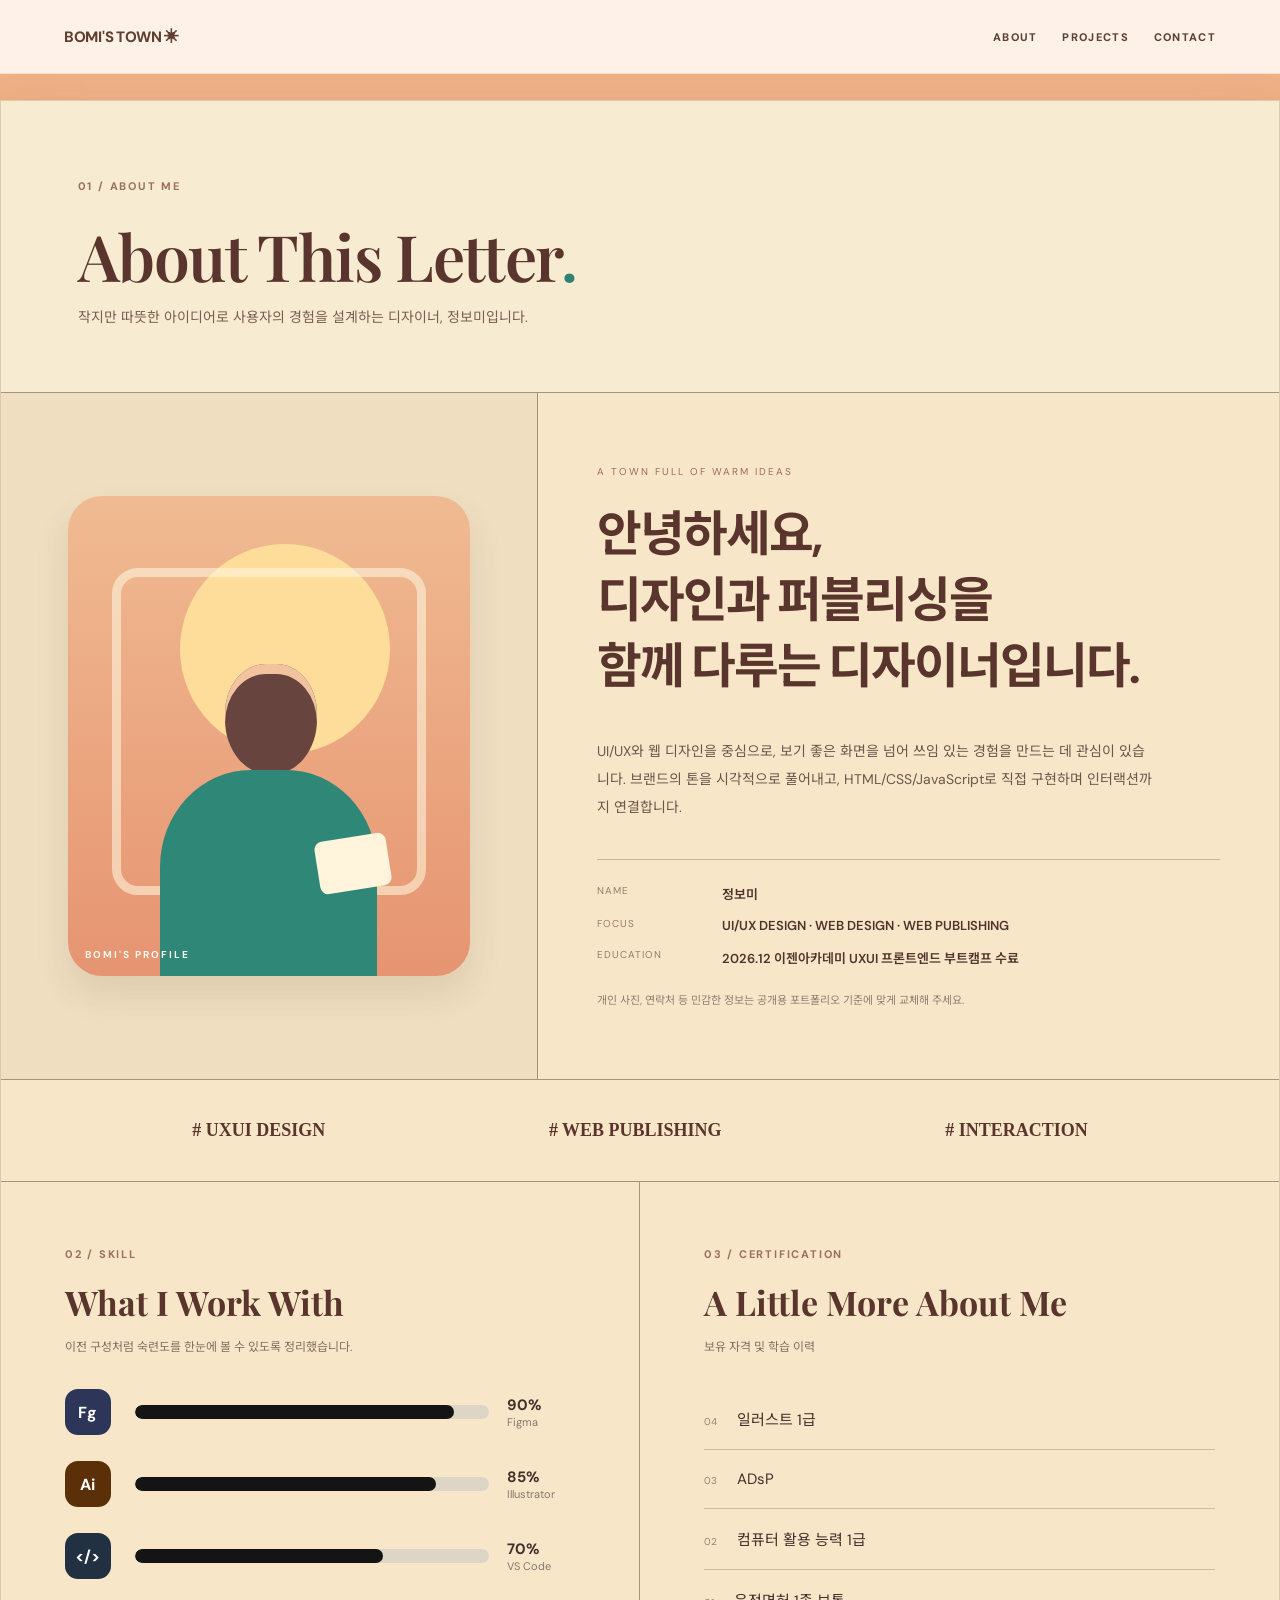
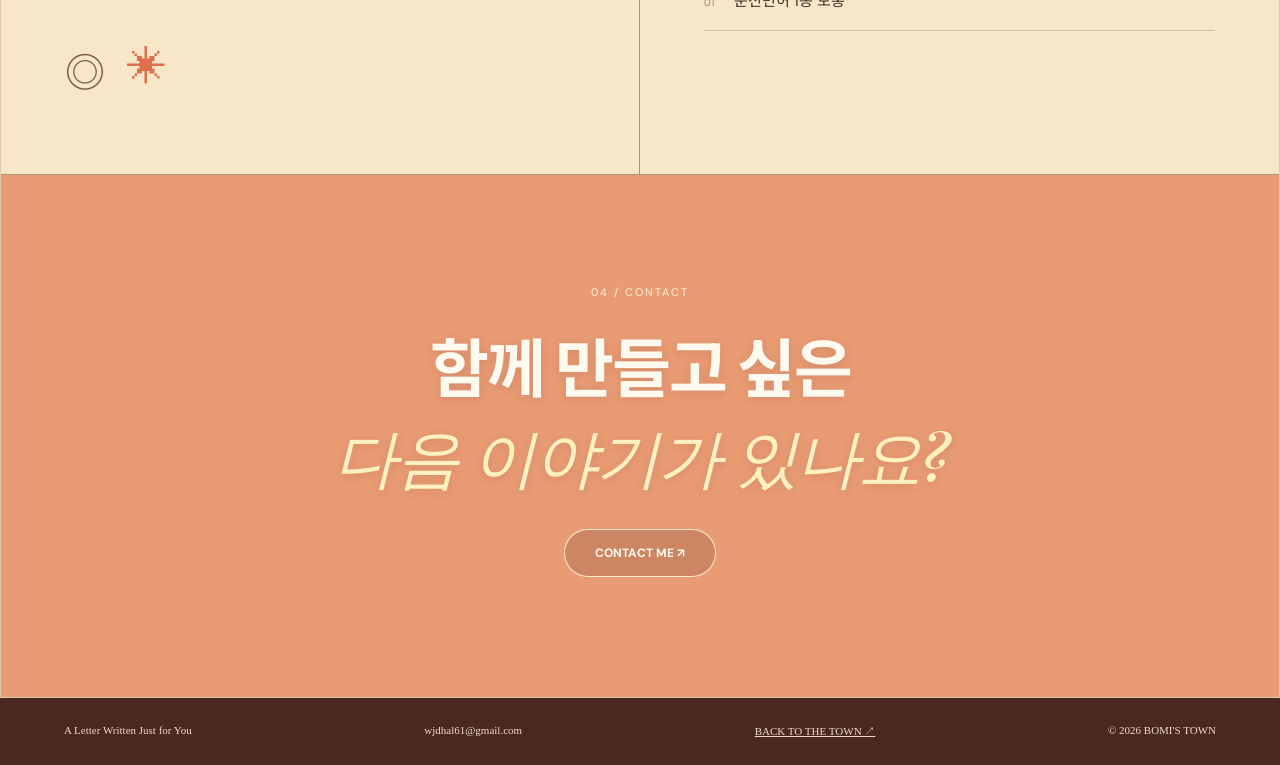
<file: about.html>
<!doctype html>
<html lang="ko">

<head>
    <meta charset="utf-8">
    <meta name="viewport" content="width=device-width,initial-scale=1">
    <title>About — BOMI'S TOWN</title>
    <link rel="preconnect" href="https://fonts.googleapis.com">
    <link
        href="https://fonts.googleapis.com/css2?family=DM+Sans:wght@400;500;600;700;800&family=Noto+Sans+KR:wght@400;500;600;700&family=Playfair+Display:wght@500;600&family=Jua&display=swap"
        rel="stylesheet">
    <link rel="stylesheet" href="style.css">
</head>

<body class="about-body town-warm">
    <header class="topbar warm"><a class="logo" href="index.html">BOMI'S TOWN ✳</a>
        <nav><a href="about.html">ABOUT</a><a href="index.html?view=works">PROJECTS</a><a
                href="#letter-contact">CONTACT</a></nav>
    </header>
    <main class="letter-shell">
        <section class="letter-heading">
            <div class="letter-num">01 / ABOUT ME</div>
            <h1>About This Letter<span>.</span></h1>
            <p>작지만 따뜻한 아이디어로 사용자의 경험을 설계하는 디자이너, 정보미입니다.</p>
        </section>
        <section class="letter-profile">
            <div class="portrait-placeholder">
                <div class="portrait-art">
                    <div class="portrait-sun"></div>
                    <div class="portrait-window"></div>
                    <div class="portrait-head"></div>
                    <div class="portrait-body"></div>
                    <div class="portrait-book"></div><span>BOMI'S PROFILE</span>
                </div>
            </div>
            <div class="letter-intro"><span class="letter-mini">A TOWN FULL OF WARM IDEAS</span>
                <h2>안녕하세요,<br>디자인과 퍼블리싱을<br>함께 다루는 디자이너입니다.</h2>
                <p>UI/UX와 웹 디자인을 중심으로, 보기 좋은 화면을 넘어 쓰임 있는 경험을 만드는 데 관심이 있습니다. 브랜드의 톤을 시각적으로 풀어내고, HTML/CSS/JavaScript로
                    직접 구현하며 인터랙션까지 연결합니다.</p>
                <div class="letter-details">
                    <div><span>NAME</span><strong>정보미</strong></div>
                    <div><span>FOCUS</span><strong>UI/UX DESIGN · WEB DESIGN · WEB PUBLISHING</strong></div>
                    <div><span>EDUCATION</span><strong>2026.12 이젠아카데미 UXUI 프론트엔드 부트캠프 수료</strong></div>
                </div><small>개인 사진, 연락처 등 민감한 정보는 공개용 포트폴리오 기준에 맞게 교체해 주세요.</small>
            </div>
        </section>
        <div class="letter-tags"><span># UXUI DESIGN</span><span># WEB PUBLISHING</span><span># INTERACTION</span></div>
        <section class="letter-lower">
            <div class="letter-skills">
                <div class="section-small">02 / SKILL</div>
                <h2>What I Work With</h2>
                <p class="letter-desc">이전 구성처럼 숙련도를 한눈에 볼 수 있도록 정리했습니다.</p>
                <div class="skill-row">
                    <div class="skill-icon figma">Fg</div>
                    <div class="skill-meter">
                        <div class="skill-fill" style="width:90%"></div>
                    </div>
                    <div class="skill-meta"><strong>90%</strong><span>Figma</span></div>
                </div>
                <div class="skill-row">
                    <div class="skill-icon ai">Ai</div>
                    <div class="skill-meter">
                        <div class="skill-fill" style="width:85%"></div>
                    </div>
                    <div class="skill-meta"><strong>85%</strong><span>Illustrator</span></div>
                </div>
                <div class="skill-row">
                    <div class="skill-icon code">&lt;/&gt;</div>
                    <div class="skill-meter">
                        <div class="skill-fill" style="width:70%"></div>
                    </div>
                    <div class="skill-meta"><strong>70%</strong><span>VS Code</span></div>
                </div>
                <div class="skill-mini-icons"><span>◎</span><span>✳</span></div>
            </div>
            <div class="letter-certs">
                <div class="section-small">03 / CERTIFICATION</div>
                <h2>A Little More About Me</h2>
                <p class="letter-desc">보유 자격 및 학습 이력</p>
                <div class="cert-line"><span>04</span>일러스트 1급</div>
                <div class="cert-line"><span>03</span>ADsP</div>
                <div class="cert-line"><span>02</span>컴퓨터 활용 능력 1급</div>
                <div class="cert-line"><span>01</span>운전면허 1종 보통</div>
            </div>
        </section>
        <section class="letter-outro"><span>04 / CONTACT</span>
            <h2>함께 만들고 싶은<br><em>다음 이야기가 있나요?</em></h2><a href="mailto:hello@bomidesign.kr">CONTACT ME ↗</a>
        </section>
    </main>
    <footer id="letter-contact" class="letter-footer"><span>A Letter Written Just for
            You</span><span>wjdhal61@gmail.com</span><a href="index.html">BACK TO THE TOWN ↗</a><span>© 2026 BOMI'S
            TOWN</span></footer>
</body>

</html>
</file>
<file: style.css>
*{box-sizing:border-box}html{scroll-behavior:smooth}body{margin:0;background:#fff;color:#171717;font-family:"DM Sans","Noto Sans KR",sans-serif}a{color:inherit;text-decoration:none}button{font:inherit;cursor:pointer}.topbar{height:74px;position:sticky;top:0;z-index:20;background:#fff7efeb;backdrop-filter:blur(20px);border-bottom:1px solid rgba(124,85,68,.12);display:flex;align-items:center;justify-content:space-between;padding:0 5vw}.logo{font-size:15px;font-weight:800;letter-spacing:-.3px}.topbar nav{display:flex;gap:25px;font-size:11px;font-weight:800;letter-spacing:1.3px}.topbar a:hover,.pagefooter a:hover{opacity:.55}.section{padding:100px max(6vw,calc((100vw - 1300px)/2));}.project-hero{min-height:480px;display:grid;grid-template-columns:1fr 1fr;gap:48px;align-items:center;background:#f6f5f2}.eyebrow,.section-id{font-size:11px;letter-spacing:1.9px;text-transform:uppercase;font-weight:800}.project-hero h1{font-size:clamp(65px,8vw,130px);letter-spacing:-.075em;line-height:.95;margin:25px 0}.lead{font-size:18px;line-height:1.85;word-break:keep-all;max-width:590px}.meta{display:grid;grid-template-columns:1fr 1fr;gap:24px;margin-top:40px}.meta div{padding-top:12px;border-top:1px solid #aaa}.meta span{display:block;font-size:10px;color:#777;margin-bottom:8px}.meta strong{font-size:12px}.hero-preview{aspect-ratio:1.3;background:#ddd;overflow:hidden;box-shadow:25px 30px 0 #e9e7e2}.hero-preview img{width:100%;height:100%;object-fit:cover;object-position:top}.section-head{font-size:11px;letter-spacing:1px;font-weight:800;margin-bottom:40px}.overview{background:#ececec;display:grid;grid-template-columns:1fr 1fr;gap:55px;align-items:center}.overview h2,.section h2{font-size:clamp(33px,4vw,62px);line-height:1.14;letter-spacing:-.045em;margin:16px 0 22px}.section p{font-size:15px;line-height:1.95;word-break:keep-all}.overview .visual{background:#ddd;min-height:300px;overflow:hidden;max-height:580px}.overview .visual img{width:100%;display:block}.keywords{background:#141414;color:#fff}.keyword-grid,.problem-grid{display:grid;grid-template-columns:repeat(3,1fr);gap:28px;margin-top:70px}.keyword-grid h3{font-size:clamp(23px,3vw,38px);letter-spacing:-1.2px}.keyword-grid p{max-width:320px;font-size:13px;color:#aaa}.problem-grid article{padding-top:20px;border-top:1px solid #d6d6d6}.problem-grid small{font-size:10px;color:#888}.problem-grid h3{font-size:22px;letter-spacing:-.6px}.problem-grid p{font-size:13px;color:#555}.solution{border-top:1px solid #ddd;margin-top:45px;padding-top:25px}.solution strong{font-size:12px;letter-spacing:1px}.solution h4{font-size:17px;margin:14px 0}.styleguide{background:#f8f8f8}.style-layout{display:grid;grid-template-columns:1fr 1fr;gap:40px;align-items:end;margin-top:45px}.type-sample{font-size:clamp(38px,6vw,82px);font-weight:700;letter-spacing:-3px}.swatches{display:flex;gap:12px}.swatch{flex:1;min-width:0}.swatch span{height:120px;display:block;border:1px solid #ccc}.swatch small{display:block;font-size:10px;margin-top:9px}.main-showcase{display:grid;grid-template-columns:1fr 1.2fr;align-items:start;gap:45px}.main-showcase .sticky{position:sticky;top:110px}.browser{border:1px solid #ddd;box-shadow:0 20px 60px #0000000e;background:#fff;overflow:hidden}.browserbar{height:35px;background:#f1f1f1;display:flex;align-items:center;gap:6px;padding:0 15px}.browserbar i{height:8px;width:8px;background:#ccc;border-radius:50%}.browserbar span{font-size:10px;color:#888;margin:auto}.browser img{width:100%;height:auto;display:block}.large-note{font-size:clamp(34px,4.7vw,75px);font-weight:800;line-height:1.12;letter-spacing:-.045em;margin:22px 0}.screens{background:#f5f5f5}.screens-intro{max-width:720px}.screens-grid{display:grid;grid-template-columns:repeat(3,minmax(0,1fr));gap:20px;align-items:start;margin-top:55px}.screen-card{background:#fff;border:1px solid #e5e5e5;padding:12px}.screen-card img{width:100%;display:block}.screen-card:nth-child(2){margin-top:70px}.screen-card:nth-child(3){margin-top:120px}.screen-card p{font-size:11px;margin:10px 0 0}.responsive{background:#151515;color:white}.responsive-grid{display:grid;grid-template-columns:1.4fr .5fr;gap:30px;align-items:center}.device{background:#292929;padding:18px;border-radius:9px;max-height:470px;overflow:hidden}.device img{width:100%;display:block}.device.mobile{border-radius:30px;padding:11px;border:6px solid #aaa;max-width:230px;max-height:390px;margin:auto}.device.mobile img{width:100%}.next{min-height:220px;display:flex;align-items:center;justify-content:space-between;gap:20px}.next a{font-size:clamp(24px,4vw,52px);font-weight:700;letter-spacing:-1.8px}.pagefooter{background:#141414;color:white;padding:23px 6vw;display:flex;justify-content:space-between;font-size:10px;letter-spacing:1px}.note{padding:15px 20px;background:#fff5df;border-left:4px solid #e7a15a;font-size:12px!important;color:#66503b;margin-top:25px}.project-hero.apple{background:#17171b;color:#fff}.project-hero.haevichi{background:#e7f0f4}.project-hero.heyday{background:#f1f1f1}@media(max-width:800px){.topbar{padding:0 20px}.topbar nav{gap:12px;font-size:9px}.section{padding:70px 24px}.project-hero,.overview,.main-showcase,.style-layout,.responsive-grid{grid-template-columns:1fr}.hero-preview{box-shadow:12px 12px 0 #ddd}.keyword-grid,.problem-grid{grid-template-columns:1fr;gap:16px;margin-top:35px}.main-showcase .sticky{position:static}.screens-grid{grid-template-columns:1fr 1fr}.screen-card:nth-child(3){margin-top:0}.meta{margin-top:20px}.next{min-height:160px}.pagefooter span{display:none}}
@media(prefers-reduced-motion:reduce){html{scroll-behavior:auto}}

/* V3 — brand-specific editorial cases */
body.case-heyday{--case-accent:#161616;--case-bg:#f7f7f5}body.case-haevichi{--case-accent:#13649c;--case-bg:#edf6fa}body.case-apple{--case-accent:#a5a4ff;--case-bg:#111113}
.case-heyday .project-hero{background:#efefed}.case-heyday .project-hero h1{font-size:clamp(60px,8vw,128px);letter-spacing:-.09em}.case-heyday .overview{background:#e4e4e4}.case-heyday .keywords{background:#0e0e0e}.case-heyday .styleguide{background:#fafafa}.case-heyday .screens{background:#f3f3f3}.case-heyday .main-showcase .large-note{font-weight:900;text-transform:uppercase}.case-heyday .browser{border-radius:0;box-shadow:0 28px 50px #00000012}
.case-haevichi{font-family:'DM Sans','Noto Sans KR',sans-serif}.case-haevichi .project-hero{background:#eaf3f7}.case-haevichi .project-hero h1,.case-haevichi .section h2,.case-haevichi .large-note,.case-haevichi .keyword-grid h3{font-family:Georgia,'Times New Roman',serif;font-weight:400;letter-spacing:-.045em}.case-haevichi .project-hero h1{color:#135485}.case-haevichi .keywords{background:#153f5b}.case-haevichi .overview{background:#e9f2f6}.case-haevichi .styleguide{background:#f6f9fb}.case-haevichi .swatch{border-color:#c2dce8}.case-haevichi .screens{background:#ebf4f9}.case-haevichi .responsive{background:#153b55}.case-haevichi .hero-preview{box-shadow:23px 23px 0 #cee5f0}.case-haevichi .section-head{color:#237cac}.case-haevichi .keywords .section-head,.case-haevichi .responsive .section-head{color:#b7deef}
.case-apple{background:#0b0b0c;color:#f1f1f1}.case-apple .topbar{background:#131315ed;border-color:#29292b;color:#eee}.case-apple .project-hero{background:#111114}.case-apple .project-hero h1{font-size:clamp(64px,9vw,145px);letter-spacing:-.08em}.case-apple .hero-preview{box-shadow:20px 20px 0 #27272c}.case-apple .overview{background:#19191c}.case-apple .keywords{background:#080809}.case-apple .section:not(.project-hero) h2{color:white}.case-apple .problem-grid article{border-color:#3a3a40}.case-apple .problem-grid p,.case-apple .styleguide p{color:#b6b6c0}.case-apple .problem-grid small{color:#aaa}.case-apple .solution{border-color:#36363e}.case-apple .styleguide,.case-apple .screens{background:#141416}.case-apple .main-showcase{background:#09090b}.case-apple .responsive{background:#070708}.case-apple .screen-card{background:#202024;border-color:#36363a}.case-apple .browser{background:#18181c;border-color:#303036}.case-apple .browserbar{background:#242429}.case-apple .next{background:#18181b}.case-apple .note{background:#272321;border-color:#9f8068;color:#ddd!important}
.brand-interlude{min-height:540px;display:grid;grid-template-columns:1fr 1fr;align-items:stretch}.brand-interlude small{font-size:11px;letter-spacing:2px;font-weight:700}.brand-interlude h2{font-size:clamp(55px,7vw,118px);line-height:.99;letter-spacing:-.07em;margin:50px 0 28px}.brand-interlude p{max-width:470px;line-height:1.9;font-size:15px}.brand-interlude .feature-copy,.brand-interlude .resort-copy,.brand-interlude .cinema-copy{padding:clamp(44px,7vw,110px);display:flex;flex-direction:column;justify-content:center}.brand-interlude span{font-size:11px;letter-spacing:1.5px;margin-top:28px}.heyday-feature{background:#e7e5de;color:#111}.heyday-feature h2 em{font-weight:400}.feature-visual{background:#dcd9ce;min-height:480px;display:grid;place-items:center;overflow:hidden}.furniture-abstract{position:relative;width:72%;height:68%;background:#eeece4;box-shadow:22px 30px 0 #bbb9ad}.furniture-panel{position:absolute;bottom:22%;left:10%;width:80%;height:26%;background:#d2c0a8;border-radius:70px 70px 14px 14px}.furniture-seat{position:absolute;bottom:16%;left:9%;width:82%;height:14%;background:#b8a48a;border-radius:28px}.furniture-leg{position:absolute;bottom:5%;left:15%;width:5%;height:12%;background:#6b5240;box-shadow:210px 0 #6b5240}.furniture-vase{position:absolute;bottom:32%;right:14%;width:10%;height:18%;background:#b99a75;border-radius:30% 30% 47% 47%}.haevichi-feature{grid-template-columns:1.08fr .92fr;background:#d7ebf3;color:#143d59}.resort-image{min-height:580px;overflow:hidden}.resort-image img{width:100%;height:100%;max-height:760px;object-fit:cover;object-position:top}.haevichi-feature h2{font-family:Georgia,serif;font-weight:400;letter-spacing:-.045em}.haevichi-feature h2 em{font-weight:400}.haevichi-feature .resort-copy>span{color:#13649c}.apple-feature{background:#111114;color:white}.apple-feature h2{font-size:clamp(58px,8vw,130px);letter-spacing:-.07em}.mode-strip{display:inline-flex;gap:0;margin-top:30px;align-self:flex-start;border:1px solid #4b4b55;border-radius:40px;overflow:hidden}.mode-strip span{margin:0;font-size:12px;letter-spacing:.3px;padding:15px 25px}.mode-strip span:first-child{background:white;color:#111}.cinema-visual{overflow:hidden;position:relative;max-height:700px}.cinema-visual img{width:100%;display:block;object-fit:cover;object-position:top;filter:drop-shadow(0 12px 50px #000)}
/* About: editorial letter layout - warm town edition */
.about-body{background:linear-gradient(180deg,#efb187 0%,#e89470 100%);color:#5f3f34;font-family:'DM Sans','Noto Sans KR',sans-serif}
.letter-shell{max-width:1300px;margin:26px auto 0;background:#f7e7c8;border:1px solid rgba(111,66,52,.18);box-shadow:0 22px 54px rgba(96,61,50,.12)}
.letter-heading{padding:78px 6% 52px;background:#f7ebd2}.letter-num,.section-small{font-size:11px;letter-spacing:1.8px;color:#9a705f;font-weight:700}.letter-heading h1{font:600 clamp(42px,5vw,72px)/1.1 'Playfair Display',Georgia,serif;letter-spacing:-1.4px;margin:28px 0 15px;color:#5a352d}.letter-heading h1 span{color:#2e8272}.letter-heading p{font-size:14px;color:#7c5d52}
.letter-profile{display:grid;grid-template-columns:42% 58%;min-height:510px;border-top:1px solid rgba(106,98,83,.6);border-bottom:1px solid rgba(106,98,83,.6)}
.portrait-placeholder{background:#efdec0;min-height:500px;border-right:1px solid rgba(106,98,83,.6);display:grid;place-items:center}.portrait-art{width:75%;height:70%;background:linear-gradient(180deg,#f0bb92,#e69471);overflow:hidden;position:relative;border-radius:34px;box-shadow:0 18px 34px rgba(109,70,55,.12)}.portrait-sun{position:absolute;width:210px;height:210px;border-radius:50%;background:#ffe09b;top:10%;left:28%;opacity:.95}.portrait-window{position:absolute;left:11%;top:15%;width:78%;height:68%;border:9px solid rgba(255,247,223,.58);border-radius:26px}.portrait-head{position:absolute;top:35%;left:39%;width:23%;height:23%;background:#67443d;border-radius:46% 46% 52% 52%;box-shadow:0 10px 0 #f1c39f inset}.portrait-body{position:absolute;top:57%;left:23%;width:54%;height:48%;border-radius:42% 42% 0 0;background:#2f8777}.portrait-book{position:absolute;right:20%;bottom:18%;width:18%;height:11%;background:#fff5dc;border-radius:8px;transform:rotate(-9deg)}.portrait-art>span{position:absolute;bottom:15px;left:17px;font-size:10px;font-weight:700;color:#fffaf0;letter-spacing:2px}
.letter-intro{padding:72px 8%;display:flex;flex-direction:column;justify-content:center}.letter-mini{font-size:10px;letter-spacing:2px;color:#a26a57}.letter-intro h2{font-size:clamp(30px,3.8vw,54px);letter-spacing:-2px;font-weight:700;line-height:1.35;margin:24px 0;color:#5a352d}.letter-intro>p{font-size:14px;line-height:2;max-width:560px;color:#6f554b}.letter-details{border-top:1px solid #ccb49f;margin:24px 0;display:grid;gap:14px;padding-top:24px}.letter-details>div{display:grid;grid-template-columns:110px 1fr;gap:15px}.letter-details span{font-size:10px;color:#9a7a69;letter-spacing:1px}.letter-details strong{font-weight:600;font-size:13px;color:#50332b}.letter-intro small{font-size:11px;color:#8f7e72}
.letter-tags{padding:40px 7%;display:flex;justify-content:space-around;gap:20px;flex-wrap:wrap;border-bottom:1px solid rgba(106,98,83,.6);font-family:Georgia,serif;font-size:18px;font-weight:bold;color:#5a352d}
.letter-lower{display:grid;grid-template-columns:1fr 1fr;border-bottom:1px solid rgba(106,98,83,.6)}.letter-skills,.letter-certs{padding:65px 10% 75px}.letter-skills{border-right:1px solid rgba(106,98,83,.6)}.letter-lower h2{font-family:'Playfair Display',Georgia,serif;font-size:34px;margin:18px 0 6px;color:#5a352d}.letter-desc{font-size:12px;color:#866d62;margin-bottom:34px}.skill-row{display:grid;grid-template-columns:52px 1fr auto;align-items:center;gap:18px;margin:0 0 26px}.skill-icon{width:46px;height:46px;border-radius:13px;display:grid;place-items:center;color:#fff;font-size:16px;font-weight:700}.skill-icon.figma{background:#2d3558}.skill-icon.ai{background:#5b2f08}.skill-icon.code{background:#223142}.skill-meter{height:14px;background:#ddd5c5;border-radius:999px;overflow:hidden;position:relative}.skill-fill{height:100%;background:#141414;border-radius:999px}.skill-meta{display:flex;flex-direction:column;align-items:flex-start;min-width:68px}.skill-meta strong{font-size:15px;color:#42302c}.skill-meta span{font-size:11px;color:#82786c}.skill-mini-icons{display:flex;gap:22px;padding-top:36px;font-size:40px;color:#7d5b4c}.skill-mini-icons span:last-child{color:#de6f4c}.cert-line{padding:19px 0;border-bottom:1px solid #cfbea7;font-size:15px;color:#42302c}.cert-line span{font-size:10px;margin-right:20px;color:#9a806e}
.letter-outro{text-align:center;padding:105px 20px 120px;background:#e99b73;color:#fffaf0}.letter-outro>span{font-size:11px;letter-spacing:2px;color:#fff3d8}.letter-outro h2{font-size:clamp(35px,5vw,67px);line-height:1.3;letter-spacing:-2px;margin:28px auto;text-shadow:0 2px 10px rgba(79,50,40,.15)}.letter-outro em{font-family:'Playfair Display',Georgia,serif;font-weight:500;color:#fff0bf}.letter-outro a{display:inline-block;padding:15px 30px;border:1px solid rgba(255,243,213,.9);border-radius:40px;font-size:12px;font-weight:700;background:rgba(105,61,49,.22)}.letter-outro a:hover{background:#fff0c7;color:#8a5346}.letter-footer{background:#4b2722;color:#efddc3;padding:26px max(5%,calc((100vw - 1300px)/2));display:flex;justify-content:space-between;gap:18px;flex-wrap:wrap;font:11px Georgia,serif}.letter-footer a{text-decoration:underline}
@media(max-width:800px){.brand-interlude,.haevichi-feature{grid-template-columns:1fr}.brand-interlude .feature-copy,.brand-interlude .resort-copy,.brand-interlude .cinema-copy{padding:60px 24px}.brand-interlude h2{margin:23px 0}.feature-visual,.resort-image{min-height:340px;max-height:470px}.furniture-abstract{height:260px}.letter-shell{margin-top:0;border-left:0;border-right:0}.letter-heading{padding:34px 24px 42px}.letter-profile,.letter-lower{grid-template-columns:1fr}.portrait-placeholder{min-height:320px;border-right:0;border-bottom:1px solid rgba(106,98,83,.6)}.portrait-art{height:300px;width:260px}.letter-intro{padding:42px 24px}.letter-tags{font-size:12px;padding:28px 15px}.letter-skills,.letter-certs{padding:40px 24px;border-right:0}.letter-skills{border-bottom:1px solid rgba(106,98,83,.6)}.skill-row{grid-template-columns:44px 1fr auto;gap:14px}.skill-icon{width:40px;height:40px;font-size:14px}.skill-meter{height:12px}.letter-outro{padding:85px 20px}.letter-footer{font-size:10px}}

/* V8 case study: clearer, more visual layout */
.hero-actions{display:flex;flex-wrap:wrap;gap:14px 24px;align-items:center}.case-cta.secondary{opacity:.7}.case-cta.secondary:hover{opacity:1}
.case-summary-grid{display:grid;grid-template-columns:repeat(4,minmax(0,1fr));gap:18px;padding:10px max(6vw,calc((100vw - 1380px)/2)) 68px;background:var(--case-bg,#f6f1ea)}
.summary-card{border:1px solid rgba(61,40,31,.12);background:rgba(255,255,255,.58);border-radius:24px;padding:22px 22px 24px;min-height:172px;display:flex;flex-direction:column;gap:12px;box-shadow:0 8px 18px rgba(41,30,25,.04)}
.summary-card small,.overview-box small,.nextstep-grid small{font-size:10px;letter-spacing:1.5px;font-weight:800;color:#8f7465}.summary-card strong{font-size:17px;line-height:1.45;letter-spacing:-.02em}.summary-card p{font-size:12px;line-height:1.7;color:#665951}
.overview-combined{display:grid;grid-template-columns:1.1fr .9fr;gap:32px;align-items:start}.overview-box{border:1px solid rgba(61,40,31,.12);background:rgba(255,255,255,.68);border-radius:22px;padding:22px 22px 24px}.summary-list{display:grid;gap:12px;margin-top:16px}.summary-list>div{display:flex;gap:10px;font-size:14px;font-weight:700;line-height:1.6}.summary-list span{display:block;color:#302722}
.decision-stack{display:grid;grid-template-columns:repeat(3,minmax(0,1fr));gap:16px;margin-top:18px}.decision-stack>div{background:rgba(255,255,255,.62);border:1px solid rgba(61,40,31,.1);border-radius:18px;padding:16px 15px 17px}.decision-stack small{display:block;font-size:10px;letter-spacing:1.4px;font-weight:800;color:#886c5d;margin-bottom:9px}.decision-stack p{font-size:13px;line-height:1.75;color:#4b3c35}
.nextstep-grid{display:grid;grid-template-columns:1fr 1fr;gap:18px;margin-bottom:20px}.nextstep-grid>div{padding:18px 18px 20px;border:1px solid rgba(61,40,31,.12);background:rgba(255,255,255,.58);border-radius:20px}.nextstep-grid strong{font-size:14px;line-height:1.8;font-weight:700;display:block}
.case-haevichi .case-summary-grid{background:#eff6f8}.case-haevichi .summary-card,.case-haevichi .overview-box,.case-haevichi .decision-stack>div,.case-haevichi .nextstep-grid>div{background:rgba(255,255,255,.72);border-color:rgba(20,61,89,.12)}
.case-apple .case-summary-grid{background:#131317}.case-apple .summary-card,.case-apple .overview-box,.case-apple .decision-stack>div,.case-apple .nextstep-grid>div{background:rgba(255,255,255,.05);border-color:rgba(255,255,255,.1)}
.case-apple .summary-card strong,.case-apple .summary-list span,.case-apple .nextstep-grid strong,.case-apple .decision-stack p{color:#f2f2f4}.case-apple .summary-card p{color:#bebec7}.case-apple .summary-card small,.case-apple .overview-box small,.case-apple .nextstep-grid small,.case-apple .decision-stack small{color:#c6bbf0}
@media(max-width:980px){.case-summary-grid{grid-template-columns:repeat(2,minmax(0,1fr))}.overview-combined,.decision-stack,.nextstep-grid{grid-template-columns:1fr}}
@media(max-width:560px){.case-summary-grid{grid-template-columns:1fr;padding-bottom:50px}.hero-actions{flex-direction:column;align-items:flex-start}}

/* V9: follow original supplied 01–07 editorial wireframe; no unbounded cards */
body.case-redesign{--wf-dark:#131313;--wf-paper:#fff;--wf-muted:#ededed;color:#171717;background:#fff}
body.case-haevichi.case-redesign{--wf-dark:#123c56;--wf-paper:#fff;--wf-muted:#e8f2f6}
body.case-apple.case-redesign{--wf-dark:#121215;--wf-paper:#161619;--wf-muted:#202024;color:#f4f4f5;background:#161619}
.wf-wrap{width:min(1240px,calc(100% - 11vw));margin-inline:auto}.wf-label{display:block;font-size:11px;font-weight:800;letter-spacing:1.2px;margin-bottom:37px}.wf-hero,.wf-overview,.wf-problems,.wf-style,.wf-main,.wf-sub{background:var(--wf-paper);color:inherit}.wf-hero{padding:85px 0 88px}.wf-hero-grid{display:grid;grid-template-columns:1.4fr .8fr;gap:8vw;align-items:end}.wf-eyebrow{font-size:10px;letter-spacing:1.5px;font-weight:700;color:#7e7975}.wf-hero h1{font-size:clamp(49px,7vw,100px);letter-spacing:-.07em;margin:18px 0;line-height:1}.wf-short{font-size:15px;max-width:430px;line-height:1.8}.wf-meta{display:grid;gap:10px;font-size:10px;letter-spacing:.3px}.wf-meta>div{display:grid;grid-template-columns:120px 1fr;border-bottom:1px solid #b8b8b8;padding:0 0 10px}.wf-meta strong{font-size:12px;font-weight:700}.wf-meta a{margin-top:9px;font-weight:800;font-size:12px}.wf-overview{background:var(--wf-muted);padding:80px 0}.wf-overview-grid{display:grid;grid-template-columns:.9fr 1fr;gap:8vw;align-items:center}.wf-overview h2{font-size:clamp(23px,3.2vw,42px);letter-spacing:-.04em;line-height:1.2;margin:0 0 22px}.wf-overview p{max-width:445px;font-size:14px;line-height:1.9}.wf-chipline{display:flex;flex-wrap:wrap;gap:7px;margin-top:28px}.wf-chipline span{border:1px solid currentColor;padding:8px 12px;border-radius:100px;font-size:11px}.wf-overview-image{min-width:0}.wf-image-scroller{height:300px;overflow:hidden;background:#d7d7d7;border:1px solid #c6c6c6}.wf-image-scroller img{width:100%;height:auto;display:block}.wf-overview-image>span{font-size:10px;display:block;margin-top:12px;color:#777}.wf-keywords{background:var(--wf-dark);color:white;padding:70px 0 95px}.wf-keyword-grid{display:grid;grid-template-columns:repeat(3,1fr);gap:5vw;margin-top:55px}.wf-keyword-grid article{text-align:center}.wf-keyword-grid strong{font-size:clamp(21px,2.65vw,36px);display:block;margin-bottom:30px}.wf-keyword-grid span{display:block;font-size:13px;line-height:1.8;color:#d1d1d1;max-width:260px;margin:auto}.wf-problems{padding:90px 0 110px}.wf-problem-grid{display:grid;grid-template-columns:repeat(3,1fr);gap:4vw}.wf-problem-num{font-size:10px;color:#888;letter-spacing:1.5px}.wf-problem h3{font-size:clamp(18px,2vw,26px);line-height:1.35;margin:16px 0 15px;letter-spacing:-.04em}.wf-problem p{font-size:13px;line-height:1.75;color:#6a6662;min-height:76px}.wf-arrow{font-size:25px;margin:15px 0}.wf-solution{border-top:1px solid #ddd;padding-top:20px}.wf-solution small{font-size:10px;letter-spacing:1.5px;display:block;margin-bottom:12px}.wf-solution strong{font-size:14px;line-height:1.8;font-weight:700}.wf-style{padding:85px 0 100px}.wf-style-grid{display:grid;grid-template-columns:1fr 1.2fr;gap:7vw;align-items:end}.wf-style h2{font-size:clamp(32px,4vw,58px);letter-spacing:-.05em;margin:0 0 25px}.wf-type-sample{font-size:42px;font-weight:700}.wf-type-sample small{font-size:14px;display:block;margin-top:12px;font-weight:400}.wf-palette{display:grid;grid-template-columns:repeat(3,1fr);gap:16px}.wf-color>div{height:150px;border:1px solid #ccc}.wf-color small{font-size:10px;display:block;margin-top:10px}.wf-main{padding:60px 0 110px}.wf-main-grid{display:grid;grid-template-columns:.8fr 1.25fr;gap:7vw;align-items:start}.wf-main-copy{position:sticky;top:105px}.wf-overline{display:block;font-size:10px;letter-spacing:1.5px;margin-bottom:22px}.wf-main h2{font-size:clamp(36px,5vw,66px);line-height:1.12;letter-spacing:-.06em;margin:0 0 30px}.wf-main p{font-size:14px;line-height:2;max-width:310px}.wf-main a{display:inline-block;border-bottom:1px solid currentColor;padding-bottom:8px;font-size:12px;margin-top:24px}.wf-main-screen{border:1px solid #aaa;box-shadow:0 20px 45px rgba(0,0,0,.09);background:#fff}.wf-browserbar{background:#eee;color:#666;height:39px;display:flex;align-items:center;padding:0 16px;font-size:10px;gap:30px}.wf-browserbar span{margin:auto}.wf-screen-scroll{height:min(770px,75vh);overflow-y:auto;scrollbar-width:thin}.wf-screen-scroll img{width:100%;height:auto;display:block}.wf-sub{padding:80px 0 115px}.wf-sub h2{font-size:clamp(35px,4vw,60px);margin:0 0 16px;letter-spacing:-.05em}.wf-sub-lead{font-size:13px;line-height:1.85;margin-bottom:55px}.wf-sub-grid{display:grid;grid-template-columns:1fr 1.15fr 1fr;gap:18px;align-items:start}.wf-crop{height:320px;overflow:hidden;background:#dedede;position:relative}.wf-crop:nth-child(2){margin-top:85px;height:360px}.wf-crop:nth-child(3){margin-top:20px;height:420px}.wf-crop img{width:100%;height:auto;display:block}.wf-crop span{position:absolute;bottom:0;left:0;right:0;background:rgba(15,15,15,.85);color:white;padding:14px;font-size:10px;letter-spacing:1px}.wf-responsive{background:var(--wf-dark);color:#fff;padding:95px 0 115px}.wf-responsive-grid{display:grid;grid-template-columns:.8fr 1.2fr .44fr;gap:35px;align-items:center}.wf-responsive h2{font-size:clamp(34px,4vw,58px);letter-spacing:-.05em}.wf-responsive p{font-size:13px;line-height:1.9;max-width:330px;color:#d4d4d4}.wf-device{background:#363638;border-radius:5px;padding:12px;overflow:hidden;height:340px}.wf-device img{display:block;width:100%;height:auto}.wf-device.phone{width:100%;height:260px;align-self:end;border:7px solid #b0afb2;border-radius:24px;background:#f2f2f2;color:#555;display:flex;align-items:center;justify-content:center;font-weight:800;text-align:center;font-size:12px;line-height:2}.wf-device.phone small{font-size:10px;color:#777}.wf-bottom{background:var(--wf-paper);padding:50px 0 75px}.wf-bottom .wf-wrap{display:flex;gap:35px;align-items:center;justify-content:space-between}.wf-bottom small{font-size:10px}.wf-bottom p{max-width:390px;line-height:1.6;font-size:11px;color:#888}.wf-bottom a{white-space:nowrap;font-size:19px;font-weight:700}.case-apple .wf-overview-image>span,.case-apple .wf-problem p{color:#bbb}.case-apple .wf-solution{border-color:#555}.case-apple .wf-hero,.case-apple .wf-style,.case-apple .wf-problems,.case-apple .wf-main,.case-apple .wf-sub{color:#f4f4f5}.case-haevichi .wf-hero h1,.case-haevichi .wf-style h2{font-family:Georgia,serif;font-weight:400;color:#195781}
@media(max-width:800px){.wf-wrap{width:calc(100% - 44px)}.wf-hero-grid,.wf-overview-grid,.wf-style-grid,.wf-main-grid{grid-template-columns:1fr}.wf-keyword-grid,.wf-problem-grid{grid-template-columns:1fr;gap:35px}.wf-keyword-grid{margin-top:20px}.wf-problem p{min-height:0}.wf-main-copy{position:static}.wf-responsive-grid{grid-template-columns:1fr 1fr}.wf-responsive-grid>div:first-child{grid-column:span 2}.wf-bottom .wf-wrap{flex-direction:column;align-items:start}.wf-sub-grid{gap:8px}.wf-crop{height:230px}.wf-crop:nth-child(2){height:260px;margin-top:40px}.wf-crop:nth-child(3){height:280px}}
@media(max-width:540px){.wf-meta>div{grid-template-columns:100px 1fr}.wf-palette{gap:6px}.wf-color>div{height:100px}.wf-sub-grid{grid-template-columns:1fr 1fr}.wf-sub-grid .wf-crop:last-child{grid-column:span 2;height:320px;margin:0}.wf-responsive-grid{grid-template-columns:1fr}.wf-responsive-grid>div:first-child{grid-column:span 1}.wf-device.phone{max-width:210px}.wf-hero{padding:65px 0}}
</file>
